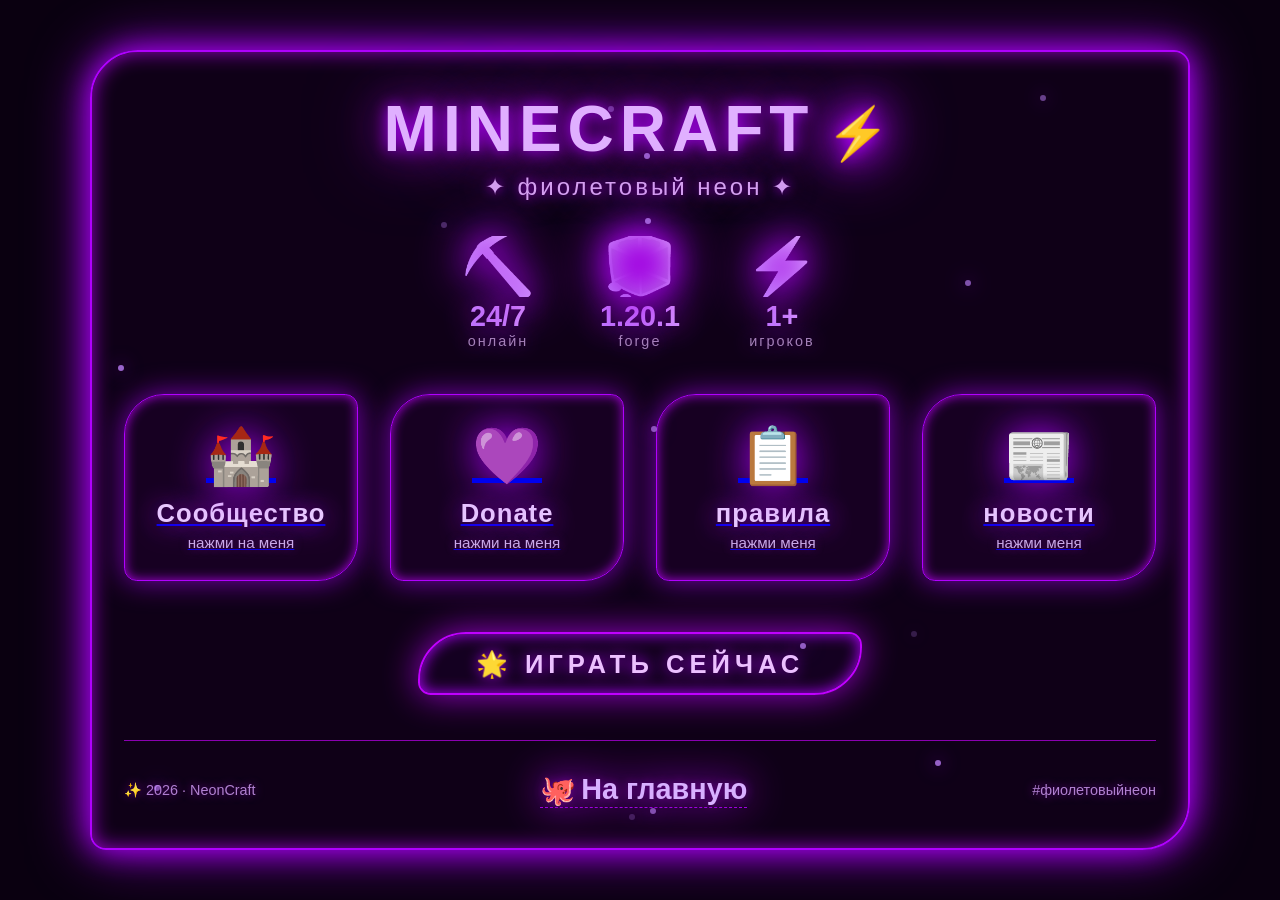
<file: ddglady/index.html>
<!-- index.html -->
<!DOCTYPE html>
<html lang="ru">
<head>
  <meta charset="UTF-8" />
  <meta name="viewport" content="width=device-width, initial-scale=1.0" />
  <title>Minecraft  · purple Glady</title>
  <!-- Подключаем CSS -->
  <link rel="stylesheet" href="style.css" />
  <!-- Шрифт (остаётся в HTML для быстрой загрузки) -->
  <link href="" rel="stylesheet" />
</head>
<body>
  <div class="neon-card">
    <!-- Заставка / Герой -->
    <header class="hero">
      <h1>Minecraft</h1>
      <p>✦ фиолетовый неон ✦</p>
    </header>

    <!-- Статистика / иконки -->
    <div class="minecraft-stats">
      <div class="stat-item">
        <span class="icon">⛏️</span>
        <span>24/7</span>
        <small>онлайн</small>
      </div>
      <div class="stat-item">
        <span class="icon">🧊</span>
        <span>1.20.1</span>
        <small>forge</small>
      </div>
      <div class="stat-item">
        <span class="icon">⚡</span>
        <span>1+</span>
        <small>игроков</small>
      </div>
    </div>

    <!-- Карточки возможностей -->
    <section class="features">
      <a href="https://vk.com/im/channels/-239991343"><div class="feature-card">
        <span class="emoji-big">🏰</span>
        <h3>Сообщество</h3>
        <p>нажми на меня</p>
      </div></a>
      <a href="donat/index.html"><div class="feature-card">
        <span class="emoji-big">💜</span>
        <h3>Donate</h3>
        <p>нажми на меня</p>
      </div></a>
      <a href='rules/index.html'><div class="feature-card">
        <span class="emoji-big">📋</span>
        <h3>правила</h3>
        <p>нажми меня</p>
      </div>  
      <a href='news/index.html'><div class="feature-card">
        <span class="emoji-big">📰</span>
        <h3>новости</h3>
        <p>нажми меня</p>
      </div></a>
    </section>

    <!-- Кнопка и ссылка на GitHub -->
    <div style="text-align: center;">
      <a href="#" class="btn-neon" id="actionBtn">🌟 Играть сейчас</a>
    </div>

    <!-- Футер с GitHub -->
    <footer class="footer">
      <span>✨ 2026 · NeonCraft</span>
      <span>
        <a href="https://remyra7619.github.io/purple/ddglady/index.html" id="githubLink" class="git-icon">
          <span>🐙</span> На главную
        </a>
      </span>
      <span>#фиолетовыйнеон</span>
    </footer>
  </div>

  <!-- Подключаем JavaScript -->
  <script src="script.js"></script>
</body>
</html>
</file>
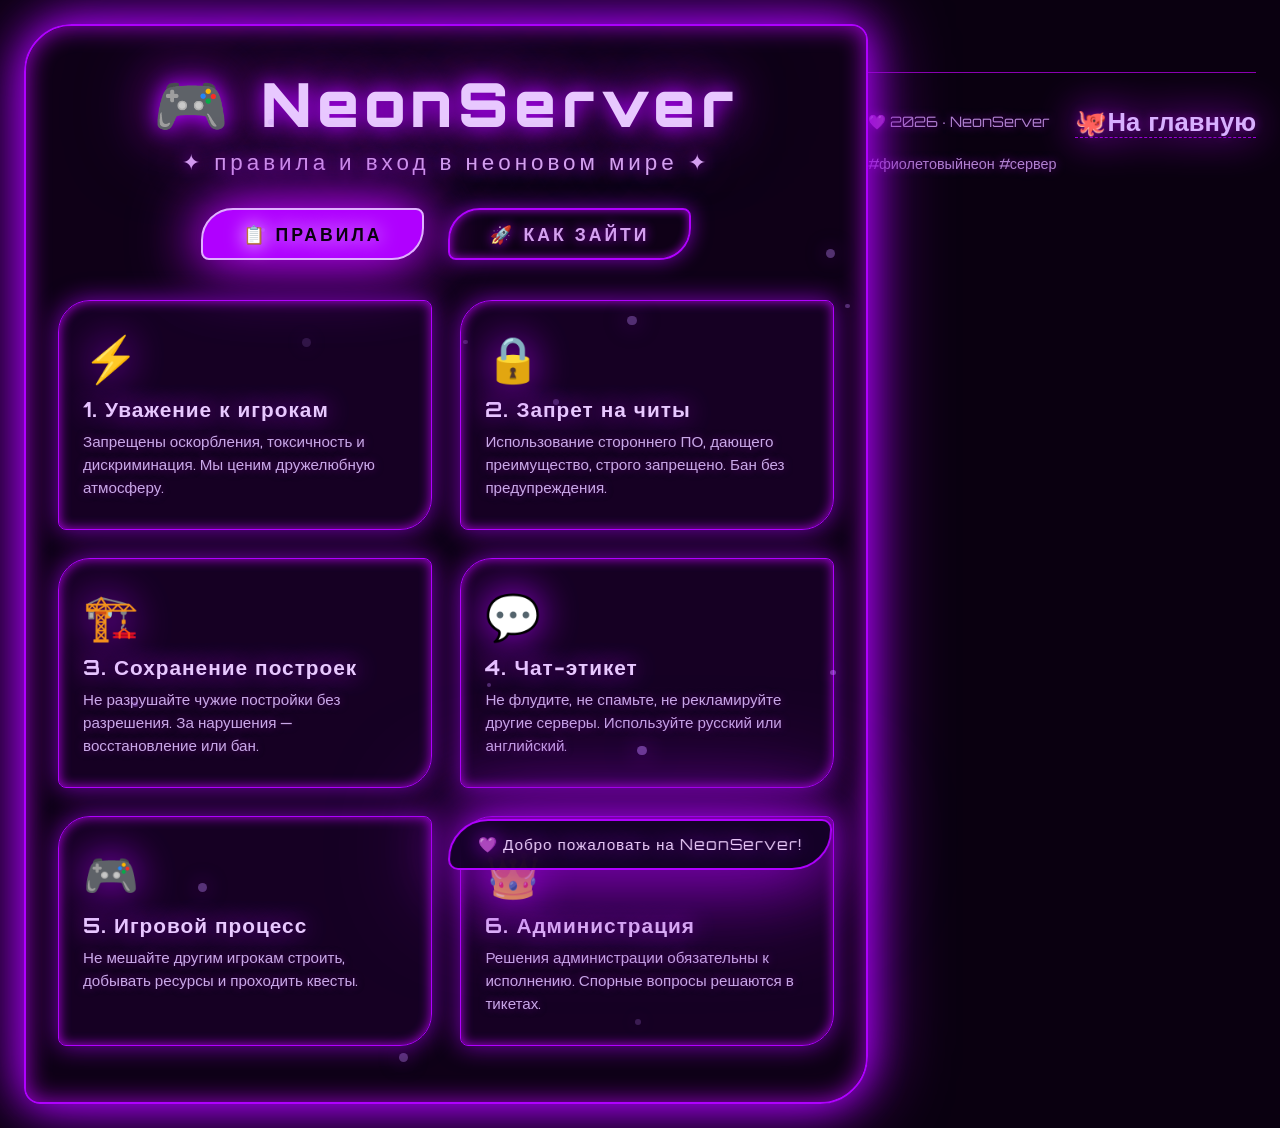
<file: ddglady/rules/index.html>
<!-- index.html -->
<!DOCTYPE html>
<html lang="ru">
<head>
  <meta charset="UTF-8" />
  <meta name="viewport" content="width=device-width, initial-scale=1.0" />
  <title>NeonServer · Правила и вход</title>
  <link rel="stylesheet" href="style.css" />
  <link href="https://fonts.googleapis.com/css2?family=Orbitron:wght@400;700;900&display=swap" rel="stylesheet" />
</head>
<body>
  <div class="neon-server-wrapper">
    <!-- Шапка -->
    <header class="hero">
      <h1>🎮 NeonServer</h1>
      <p>✦ правила и вход в неоновом мире ✦</p>
    </header>

    <!-- Навигация по разделам -->
    <nav class="section-nav">
      <button class="nav-btn active" data-section="rules">📋 Правила</button>
      <button class="nav-btn" data-section="howto">🚀 Как зайти</button>
    </nav>

    <!-- Раздел 1: Правила -->
    <section class="content-section" id="section-rules">
      <div class="rules-grid">
        <div class="rule-card">
          <span class="rule-icon">⚡</span>
          <h3>1. Уважение к игрокам</h3>
          <p>Запрещены оскорбления, токсичность и дискриминация. Мы ценим дружелюбную атмосферу.</p>
        </div>
        <div class="rule-card">
          <span class="rule-icon">🔒</span>
          <h3>2. Запрет на читы</h3>
          <p>Использование стороннего ПО, дающего преимущество, строго запрещено. Бан без предупреждения.</p>
        </div>
        <div class="rule-card">
          <span class="rule-icon">🏗️</span>
          <h3>3. Сохранение построек</h3>
          <p>Не разрушайте чужие постройки без разрешения. За нарушения — восстановление или бан.</p>
        </div>
        <div class="rule-card">
          <span class="rule-icon">💬</span>
          <h3>4. Чат-этикет</h3>
          <p>Не флудите, не спамьте, не рекламируйте другие серверы. Используйте русский или английский.</p>
        </div>
        <div class="rule-card">
          <span class="rule-icon">🎮</span>
          <h3>5. Игровой процесс</h3>
          <p>Не мешайте другим игрокам строить, добывать ресурсы и проходить квесты.</p>
        </div>
        <div class="rule-card">
          <span class="rule-icon">👑</span>
          <h3>6. Администрация</h3>
          <p>Решения администрации обязательны к исполнению. Спорные вопросы решаются в тикетах.</p>
        </div>
      </div>
    </section>

    <!-- Раздел 2: Как зайти -->
    <section class="content-section hidden" id="section-howto">
      <div class="howto-container">
        <!-- Видео-вставка -->
        <div class="video-wrapper">
          <div class="video-container">
            <iframe 
              src="https://www.youtube.com/embed/dQw4w9WgXcQ?autoplay=0&mute=1" 
              title="Как зайти на сервер"
              allow="accelerometer; autoplay; clipboard-write; encrypted-media; gyroscope; picture-in-picture"
              allowfullscreen>
            </iframe>
          </div>
          <p class="video-caption">🎥 Туториал: как подключиться к серверу</p>
        </div>

        <!-- Инструкция -->
        <div class="howto-steps">
          <h2>📌 Пошаговая инструкция</h2>
          <div class="step">
            <span class="step-number">1</span>
            <div class="step-content">
              <h3>Откройте Minecraft</h3>
              <p>Запустите launcher и выберите версию 1.20.1 forge.</p>
            </div>
          </div>
          <div class="step">
            <span class="step-number">2</span>
            <div class="step-content">
              <h3>Нажмите "Сетевая игра"</h3>
              <p>В главном меню выберите раздел "Сетевая игра".</p>
            </div>
          </div>
          <div class="step">
            <span class="step-number">3</span>
            <div class="step-content">
              <h3>Добавьте сервер</h3>
              <p>Нажмите "Добавить сервер" и введите данные:</p>
              <div class="server-info">
                <div class="info-row">
                  <span class="info-label">Название:</span>
                  <span class="info-value">ROLEPLEY</span>
                </div>
                <div class="info-row"></div><span class="info-label">IP-адрес:</span>
                  <span class="info-value neon-text">45.11.16.77:25034</span>
                </div>
              </div>
            </div>
          </div>
          <div class="step">
            <span class="step-number">4</span>
            <div class="step-content">
              <h3>Подключитесь</h3>
              <p>Выберите добавленный сервер и нажмите "Подключиться". Готово!</p>
            </div>
          </div>
          <div class="step bonus">
            <span class="step-number">⭐</span>
            <div class="step-content">
              <h3>Скачайте моды </h3>
              <a href="https://drive.google.com/drive/folders/1wiYmAJFjEc6p26DT3vJd2_g_at96t9vE?usp=drive_link"><p>Для игры требуется установить наш пак модов.</p></a>
              <a href="https://drive.google.com/drive/folders/1wiYmAJFjEc6p26DT3vJd2_g_at96t9vE?usp=sharing" class="btn-download">📥 Скачать моды</a>
            </div>
          </div>
        </div>
      </div>
    </section>

    <!-- Футер -->
    <footer class="footer">
      <span>💜 2026 · NeonServer</span>
      <span>
        <a href="https://remyra7619.github.io/purple/ddglady/index.html" class="git-link" id="githubServer">
        <span>🐙На главную</span>
        </a>
      </span>
      <span>#фиолетовыйнеон #сервер</span>
    </footer>
  </div>

  <script src="script.js"></script>
</body>
</html>
</file>
<file: ddglady/style.css>
/* style.css */
* {
  margin: 0;
  padding: 0;
  box-sizing: border-box;
}

body {
  background: #0a0010;
  min-height: 100vh;
  display: flex;
  justify-content: center;
  align-items: center;
  font-family: 'Orbitron', sans-serif;
  overflow-x: hidden;
  padding: 1rem;
}

/* Главный контейнер — стеклянный неон */
.neon-card {
  max-width: 1100px;
  width: 100%;
  background: rgba(20, 0, 30, 0.55);
  backdrop-filter: blur(6px);
  border: 2px solid #b000ff;
  box-shadow: 0 0 30px #b000ff, 0 0 60px #7a00b3, inset 0 0 20px #9a00cc;
  border-radius: 3rem 1rem 3rem 1rem;
  padding: 2.5rem 2rem;
  transition: all 0.3s ease;
  animation: glowPulse 3s infinite alternate;
}

@keyframes glowPulse {
  0% { box-shadow: 0 0 25px #a200e0, 0 0 50px #6a0090, inset 0 0 15px #b000ff; }
  100% { box-shadow: 0 0 50px #d400ff, 0 0 90px #8a00c0, inset 0 0 35px #c000ff; }
}

/* Заставка */
.hero {
  text-align: center;
  margin-bottom: 2.2rem;
  animation: fadeInDown 1.2s ease;
}

.hero h1 {
  font-size: 4rem;
  font-weight: 900;
  letter-spacing: 6px;
  text-transform: uppercase;
  color: #e0b0ff;
  text-shadow: 0 0 15px #b000ff, 0 0 45px #9a00cc, 0 0 80px #6a0090;
  animation: flicker 2.5s infinite alternate;
  display: inline-block;
}

.hero h1::after {
  content: "⚡";
  font-size: 3.2rem;
  margin-left: 12px;
  color: #d580ff;
  filter: drop-shadow(0 0 18px #b000ff);
  animation: floatIcon 3s ease-in-out infinite;
}

.hero p {
  font-size: 1.5rem;
  font-weight: 400;
  color: #d4a0f0;
  text-shadow: 0 0 12px #a000e0, 0 0 30px #5a0070;
  margin-top: 0.4rem;
  letter-spacing: 3px;
}

/* Статистика */
.minecraft-stats {
  display: flex;
  flex-wrap: wrap;
  justify-content: center;
  gap: 2.5rem 4rem;
  margin: 2rem 0 2.8rem;
  animation: fadeInUp 1.4s ease;
}

.stat-item {
  display: flex;
  flex-direction: column;
  align-items: center;
  color: #d8b0ff;
  text-shadow: 0 0 20px #a200e0;
  transition: transform 0.2s;
}

.stat-item:hover {
  transform: scale(1.08);
  color: #f0d0ff;
}

.stat-item .icon {
  font-size: 3.8rem;
  line-height: 1;
  margin-bottom: 0.2rem;
  filter: drop-shadow(0 0 25px #b000ff);
  animation: swingIcon 2.8s infinite alternate;
}

.stat-item span {
  font-size: 1.8rem;
  font-weight: 700;
  background: linear-gradient(45deg, #c080ff, #e0b0ff);
  -webkit-background-clip: text;
  -webkit-text-fill-color: transparent;
  text-shadow: 0 0 30px #a000e0;
}

.stat-item small {
  font-size: 0.9rem;
  opacity: 0.8;
  letter-spacing: 2px;
  -webkit-text-fill-color: #c9a0e0;
}

/* Карточки */
.features {
  display: grid;
  grid-template-columns: repeat(auto-fit, minmax(210px, 1fr));
  gap: 2rem;
  margin: 2rem 0 2.8rem;
}

.feature-card {
  background: rgba(30, 0, 45, 0.5);
  backdrop-filter: blur(4px);
  padding: 1.8rem 1.2rem;
  border-radius: 2.5rem 0.8rem 2.5rem 0.8rem;
  border: 1px solid #b000ff;
  box-shadow: 0 0 28px #7a00b3, inset 0 0 12px #aa00dd;
  text-align: center;
  transition: all 0.25s ease;
  animation: floatCard 4s infinite alternate;
  transform-origin: center;
}

.feature-card:nth-child(2) { animation-delay: 0.3s; }
.feature-card:nth-child(3) { animation-delay: 0.6s; }
.feature-card:nth-child(4) { animation-delay: 0.9s; }

.feature-card:hover {
  transform: translateY(-12px) scale(1.02);
  border-color: #d580ff;
  box-shadow: 0 0 50px #b000ff, 0 0 80px #7700aa;
  background: rgba(50, 0, 70, 0.7);
}

.feature-card .emoji-big {
  font-size: 3.5rem;
  display: block;
  margin-bottom: 0.6rem;
  filter: drop-shadow(0 0 20px #b000ff);
}

.feature-card h3 {
  font-size: 1.6rem;
  font-weight: 700;
  color: #e8c8ff;
  text-shadow: 0 0 25px #a200e0;
  letter-spacing: 1px;
}

.feature-card p {
  font-size: 0.95rem;
  color: #c9a8e8;
  margin-top: 0.4rem;
  font-weight: 300;
  text-shadow: 0 0 8px #5a0070;
}

/* Кнопка */
.btn-neon {
  display: inline-block;
  background: transparent;
  border: 2px solid #c000ff;
  color: #ecc0ff;
  font-family: 'Orbitron', sans-serif;
  font-weight: 700;
  font-size: 1.6rem;
  padding: 0.9rem 3.5rem;
  border-radius: 3rem 0.8rem 3rem 0.8rem;
  text-transform: uppercase;
  letter-spacing: 5px;
  text-shadow: 0 0 15px #b000ff;
  box-shadow: 0 0 35px #9a00cc, inset 0 0 15px #b000ff;
  transition: all 0.3s ease;
  cursor: pointer;
  backdrop-filter: blur(8px);
  background: rgba(30, 0, 50, 0.3);
  text-decoration: none;
  margin-top: 0.4rem;
}

.btn-neon:hover {
  background: #b000ff;
  color: #0a0010;
  box-shadow: 0 0 70px #c000ff, 0 0 120px #7a00b3;
  border-color: #e0b0ff;
  transform: scale(1.04);
  text-shadow: 0 0 30px #ffffff;
}

/* Футер */
.footer {
  margin-top: 2.8rem;
  display: flex;
  justify-content: space-between;
  align-items: center;
  flex-wrap: wrap;
  gap: 1rem;
  border-top: 1px solid #8a00b0;
  padding-top: 2rem;
  color: #b080d0;
  font-size: 0.9rem;
  text-shadow: 0 0 10px #6a0090;
}

.footer a {
  color: #d8b0ff;
  text-decoration: none;
  border-bottom: 1px dashed #a000e0;
  transition: 0.2s;
  font-weight: 700;
}

.footer a:hover {
  color: #f0d0ff;
  text-shadow: 0 0 30px #b000ff;
  border-bottom-color: #e0b0ff;
}

.footer .git-icon {
  font-size: 1.8rem;
  filter: drop-shadow(0 0 20px #a200e0);
  transition: 0.2s;
  display: inline-flex;
  align-items: center;
  gap: 0.3rem;
}

.footer .git-icon:hover {
  transform: rotate(8deg) scale(1.15);
  filter: drop-shadow(0 0 40px #d400ff);
}

/* Анимации */
@keyframes fadeInDown {
  0% { opacity: 0; transform: translateY(-60px); }
  100% { opacity: 1; transform: translateY(0); }
}

@keyframes fadeInUp {
  0% { opacity: 0; transform: translateY(40px); }
  100% { opacity: 1; transform: translateY(0); }
}

@keyframes floatIcon {
  0% { transform: translateY(0px) rotate(0deg); }
  50% { transform: translateY(-12px) rotate(6deg); }
  100% { transform: translateY(0px) rotate(0deg); }
}

@keyframes swingIcon {
  0% { transform: rotate(-6deg) scale(0.98); }
  100% { transform: rotate(6deg) scale(1.1); }
}

@keyframes floatCard {
  0% { transform: translateY(0px); }
  100% { transform: translateY(-10px); }
}

@keyframes flicker {
  0% { opacity: 0.9; text-shadow: 0 0 15px #a000e0, 0 0 40px #8000b0; }
  50% { opacity: 1; text-shadow: 0 0 30px #c000ff, 0 0 70px #a000e0, 0 0 120px #700090; }
  100% { opacity: 1; text-shadow: 0 0 25px #b000ff, 0 0 60px #9000c0, 0 0 100px #5a0070; }
}

/* Адаптив */
max-width: 600px {
  .neon-card { padding: 1.8rem 1.2rem; }
  .hero h1 { font-size: 2.8rem; }
  .hero h1::after { font-size: 2.2rem; }
  .hero p { font-size: 1.2rem; }
  .stat-item .icon { font-size: 2.8rem; }
  .stat-item span { font-size: 1.4rem; }
  .btn-neon { font-size: 1.2rem; padding: 0.7rem 2rem; }
}
</file>
<file: ddglady/rules/style.css>
/* style.css */
* {
  margin: 0;
  padding: 0;
  box-sizing: border-box;
}

body {
  background: #0a0010;
  min-height: 100vh;
  display: flex;
  justify-content: center;
  align-items: flex-start;
  font-family: 'Orbitron', sans-serif;
  padding: 1.5rem;
  overflow-x: hidden;
}

.neon-server-wrapper {
  max-width: 1100px;
  width: 100%;
  background: rgba(20, 0, 30, 0.5);
  backdrop-filter: blur(8px);
  border: 2px solid #b000ff;
  border-radius: 3rem 1rem 3rem 1rem;
  padding: 2.5rem 2rem;
  box-shadow: 0 0 40px #b000ff, 0 0 80px #7a00b3, inset 0 0 25px #9a00cc;
  animation: glowPulse 3.5s infinite alternate;
  margin: 0 auto;
}

@keyframes glowPulse {
  0% { box-shadow: 0 0 30px #a200e0, 0 0 60px #6a0090, inset 0 0 15px #b000ff; }
  100% { box-shadow: 0 0 60px #d400ff, 0 0 100px #8a00c0, inset 0 0 40px #c000ff; }
}

/* Шапка */
.hero {
  text-align: center;
  margin-bottom: 2rem;
  animation: fadeInDown 1s ease;
}

.hero h1 {
  font-size: 3.8rem;
  font-weight: 900;
  letter-spacing: 6px;
  color: #e8c8ff;
  text-shadow: 0 0 20px #b000ff, 0 0 50px #9a00cc, 0 0 90px #6a0090;
  animation: flicker 2.8s infinite alternate;
}

.hero p {
  font-size: 1.4rem;
  color: #d4a0f0;
  text-shadow: 0 0 15px #a000e0, 0 0 40px #5a0070;
  letter-spacing: 4px;
  margin-top: 0.3rem;
}

/* Навигация */
.section-nav {
  display: flex;
  justify-content: center;
  gap: 1.5rem;
  margin: 1.5rem 0 2.5rem;
}

.nav-btn {
  background: transparent;
  border: 2px solid #b000ff;
  color: #d4a0f0;
  font-family: 'Orbitron', sans-serif;
  font-size: 1.1rem;
  font-weight: 700;
  padding: 0.8rem 2.5rem;
  border-radius: 2rem 0.5rem 2rem 0.5rem;
  text-shadow: 0 0 12px #a000e0;
  box-shadow: 0 0 20px #7a00b3, inset 0 0 10px #9a00cc;
  cursor: pointer;
  transition: all 0.3s ease;
  text-transform: uppercase;
  letter-spacing: 3px;
}

.nav-btn:hover {
  transform: translateY(-3px);
  border-color: #d580ff;
  box-shadow: 0 0 40px #b000ff, 0 0 70px #7700aa;
}

.nav-btn.active {
  background: #b000ff;
  color: #0a0010;
  border-color: #e0b0ff;
  box-shadow: 0 0 50px #c000ff, 0 0 80px #8a00c0;
  text-shadow: 0 0 20px #ffffff;
}

/* Секции контента */
.content-section {
  animation: fadeIn 0.5s ease;
}

.content-section.hidden {
  display: none;
}

@keyframes fadeIn {
  0% { opacity: 0; transform: translateY(15px); }
  100% { opacity: 1; transform: translateY(0); }
}

/* ===== ПРАВИЛА ===== */
.rules-grid {
  display: grid;
  grid-template-columns: repeat(auto-fit, minmax(280px, 1fr));
  gap: 1.8rem;
  margin: 1rem 0;
}

.rule-card {
  background: rgba(30, 0, 50, 0.4);
  backdrop-filter: blur(4px);
  padding: 1.8rem 1.5rem;
  border-radius: 2rem 0.5rem 2rem 0.5rem;
  border: 1px solid #b000ff;
  box-shadow: 0 0 25px #7a00b3, inset 0 0 12px #aa00dd;
  transition: all 0.3s ease;
}

.rule-card:hover {
  transform: translateY(-6px);
  border-color: #d580ff;
  box-shadow: 0 0 50px #b000ff, 0 0 80px #7700aa;
  background: rgba(50, 0, 70, 0.6);
}

.rule-icon {
  font-size: 2.8rem;
  display: block;
  margin-bottom: 0.6rem;
  filter: drop-shadow(0 0 20px #b000ff);
}

.rule-card h3 {
  font-size: 1.3rem;
  color: #e8c8ff;
  text-shadow: 0 0 25px #a200e0;
  margin-bottom: 0.6rem;
  letter-spacing: 1px;
}

.rule-card p {
  color: #c9a8e8;
  font-size: 0.95rem;
  line-height: 1.5;
  text-shadow: 0 0 8px #5a0070;
}

/* ===== КАК ЗАЙТИ ===== */
.howto-container {
  display: flex;
  flex-direction: column;
  gap: 2.5rem;
}

/* Видео */
.video-wrapper {
  width: 100%;
}

.video-container {
  position: relative;
  width: 100%;
  max-width: 800px;
  margin: 0 auto;
  border-radius: 2rem 0.5rem 2rem 0.5rem;
  overflow: hidden;
  box-shadow: 0 0 40px #b000ff, 0 0 80px #7a00b3;
  border: 2px solid #c000ff;
  transition: all 0.3s;
}

.video-container:hover {
  transform: scale(1.01);
  box-shadow: 0 0 70px #d400ff, 0 0 120px #8a00c0;
}

.video-container iframe {
  display: block;
  width: 100%;
  aspect-ratio: 16 / 9;
  border: none;
  background: #0a0010;
}

.video-caption {
  text-align: center;
  color: #c9a8e8;
  font-size: 1rem;
  margin-top: 0.8rem;
  text-shadow: 0 0 12px #a000e0;
  letter-spacing: 2px;
}

/* Инструкция */
.howto-steps h2 {
  font-size: 2rem;
  color: #e0b0ff;
  text-shadow: 0 0 25px #b000ff, 0 0 55px #7a00b3;
  margin-bottom: 2rem;
  text-align: center;
  letter-spacing: 3px;
}

.step {
  display: flex;
  gap: 1.5rem;
  margin-bottom: 1.8rem;
  background: rgba(30, 0, 50, 0.3);
  padding: 1.2rem 1.5rem;
  border-radius: 1.5rem 0.3rem 1.5rem 0.3rem;
  border-left: 3px solid #b000ff;
  transition: all 0.3s ease;
}

.step:hover {
  background: rgba(50, 0, 70, 0.5);
  border-left-color: #d580ff;
  box-shadow: 0 0 30px #7a00b3;
}

.step-number {
  font-size: 2.2rem;
  font-weight: 900;
  color: #e0b0ff;
  text-shadow: 0 0 30px #b000ff;
  min-width: 50px;
  text-align: center;
  line-height: 1.2;
}

.step-content h3 {
  font-size: 1.3rem;
  color: #e8c8ff;
  text-shadow: 0 0 20px #a200e0;
  margin-bottom: 0.3rem;
}

.step-content p {
  color: #c9a8e8;
  font-size: 0.95rem;
  line-height: 1.5;
  text-shadow: 0 0 8px #5a0070;
}

/* Серверная информация */
.server-info {
  background: rgba(20, 0, 40, 0.5);
  border: 1px solid #b000ff;
  border-radius: 1rem 0.3rem 1rem 0.3rem;
  padding: 0.8rem 1.2rem;
  margin-top: 0.5rem;
  max-width: 350px;
}

.info-row {
  display: flex;
  gap: 1rem;
  padding: 0.3rem 0;
}

.info-label {
  color: #b080d0;
  min-width: 90px;
  font-size: 0.9rem;
}

.info-value {
  color: #e0b0ff;
  font-weight: 700;
  text-shadow: 0 0 15px #b000ff;
}

.neon-text {
  animation: neonPulse 1.8s infinite alternate;
}

@keyframes neonPulse {
  0% { text-shadow: 0 0 10px #b000ff, 0 0 30px #7a00b3; }
  100% { text-shadow: 0 0 25px #d400ff, 0 0 60px #8a00c0; }
}

/* Бонусный шаг */
.step.bonus {
  border-left-color: #d400ff;
  background: rgba(60, 0, 80, 0.3);
}

.step.bonus:hover {
  border-left-color: #ff44ff;
}

.btn-download {
  display: inline-block;
  background: transparent;
  border: 2px solid #c000ff;
  color: #ecc0ff;
  font-family: 'Orbitron', sans-serif;
  font-weight: 700;
  font-size: 0.9rem;
  padding: 0.6rem 1.8rem;
  border-radius: 2rem 0.3rem 2rem 0.3rem;
  text-shadow: 0 0 12px #b000ff;
  box-shadow: 0 0 25px #9a00cc, inset 0 0 10px #b000ff;
  transition: all 0.3s ease;
  cursor: pointer;
  backdrop-filter: blur(8px);
  background: rgba(30, 0, 50, 0.3);
  text-decoration: none;
  margin-top: 0.6rem;
}

.btn-download:hover {
  background: #b000ff;
  color: #0a0010;
  box-shadow: 0 0 50px #c000ff, 0 0 80px #7a00b3;
  border-color: #e0b0ff;
  transform: scale(1.05);
  text-shadow: 0 0 20px #ffffff;
}

/* Футер */
.footer {
  margin-top: 3rem;
  display: flex;
  justify-content: space-between;
  align-items: center;
  flex-wrap: wrap;
  gap: 1rem;
  border-top: 1px solid #8a00b0;
  padding-top: 2rem;
  color: #b080d0;
  font-size: 0.9rem;
  text-shadow: 0 0 10px #6a0090;
}

.footer a {
  color: #d8b0ff;
  text-decoration: none;
  border-bottom: 1px dashed #a000e0;
  transition: 0.2s;
  font-weight: 700;
}

.footer a:hover {
  color: #f0d0ff;
  text-shadow: 0 0 30px #b000ff;
  border-bottom-color: #e0b0ff;
}

.git-link {
  font-size: 1.6rem;
  display: inline-flex;
  align-items: center;
  gap: 0.3rem;
  filter: drop-shadow(0 0 20px #a200e0);
  transition: 0.2s;
}

.git-link:hover {
  transform: rotate(6deg) scale(1.1);
  filter: drop-shadow(0 0 40px #d400ff);
}

/* Анимации */
@keyframes fadeInDown {
  0% { opacity: 0; transform: translateY(-50px); }
  100% { opacity: 1; transform: translateY(0); }
}

@keyframes flicker {
  0% { opacity: 0.9; text-shadow: 0 0 15px #a000e0, 0 0 40px #8000b0; }
  50% { opacity: 1; text-shadow: 0 0 30px #c000ff, 0 0 70px #a000e0, 0 0 120px #700090; }
  100% { opacity: 1; text-shadow: 0 0 25px #b000ff, 0 0 60px #9000c0, 0 0 100px #5a0070; }
}

/* Адаптив */
max-width: 768px {
  .neon-server-wrapper { padding: 1.5rem 1rem; }
  .hero h1 { font-size: 2.6rem; }
  .hero p { font-size: 1.1rem; }
  .nav-btn { font-size: 0.8rem; padding: 0.6rem 1.5rem; letter-spacing: 1px; }
  .section-nav { gap: 0.8rem; flex-wrap: wrap; }
  .rules-grid { grid-template-columns: 1fr; }
  .step { flex-direction: column; gap: 0.5rem; padding: 1rem; }
  .step-number { text-align: left; }
  .server-info { max-width: 100%; }
  .info-row { flex-wrap: wrap; gap: 0.3rem; }
  .info-label { min-width: auto; }
}

max-width: 480px {
  .hero h1 { font-size: 2rem; }
  .howto-steps h2 { font-size: 1.5rem; }
}
</file>
